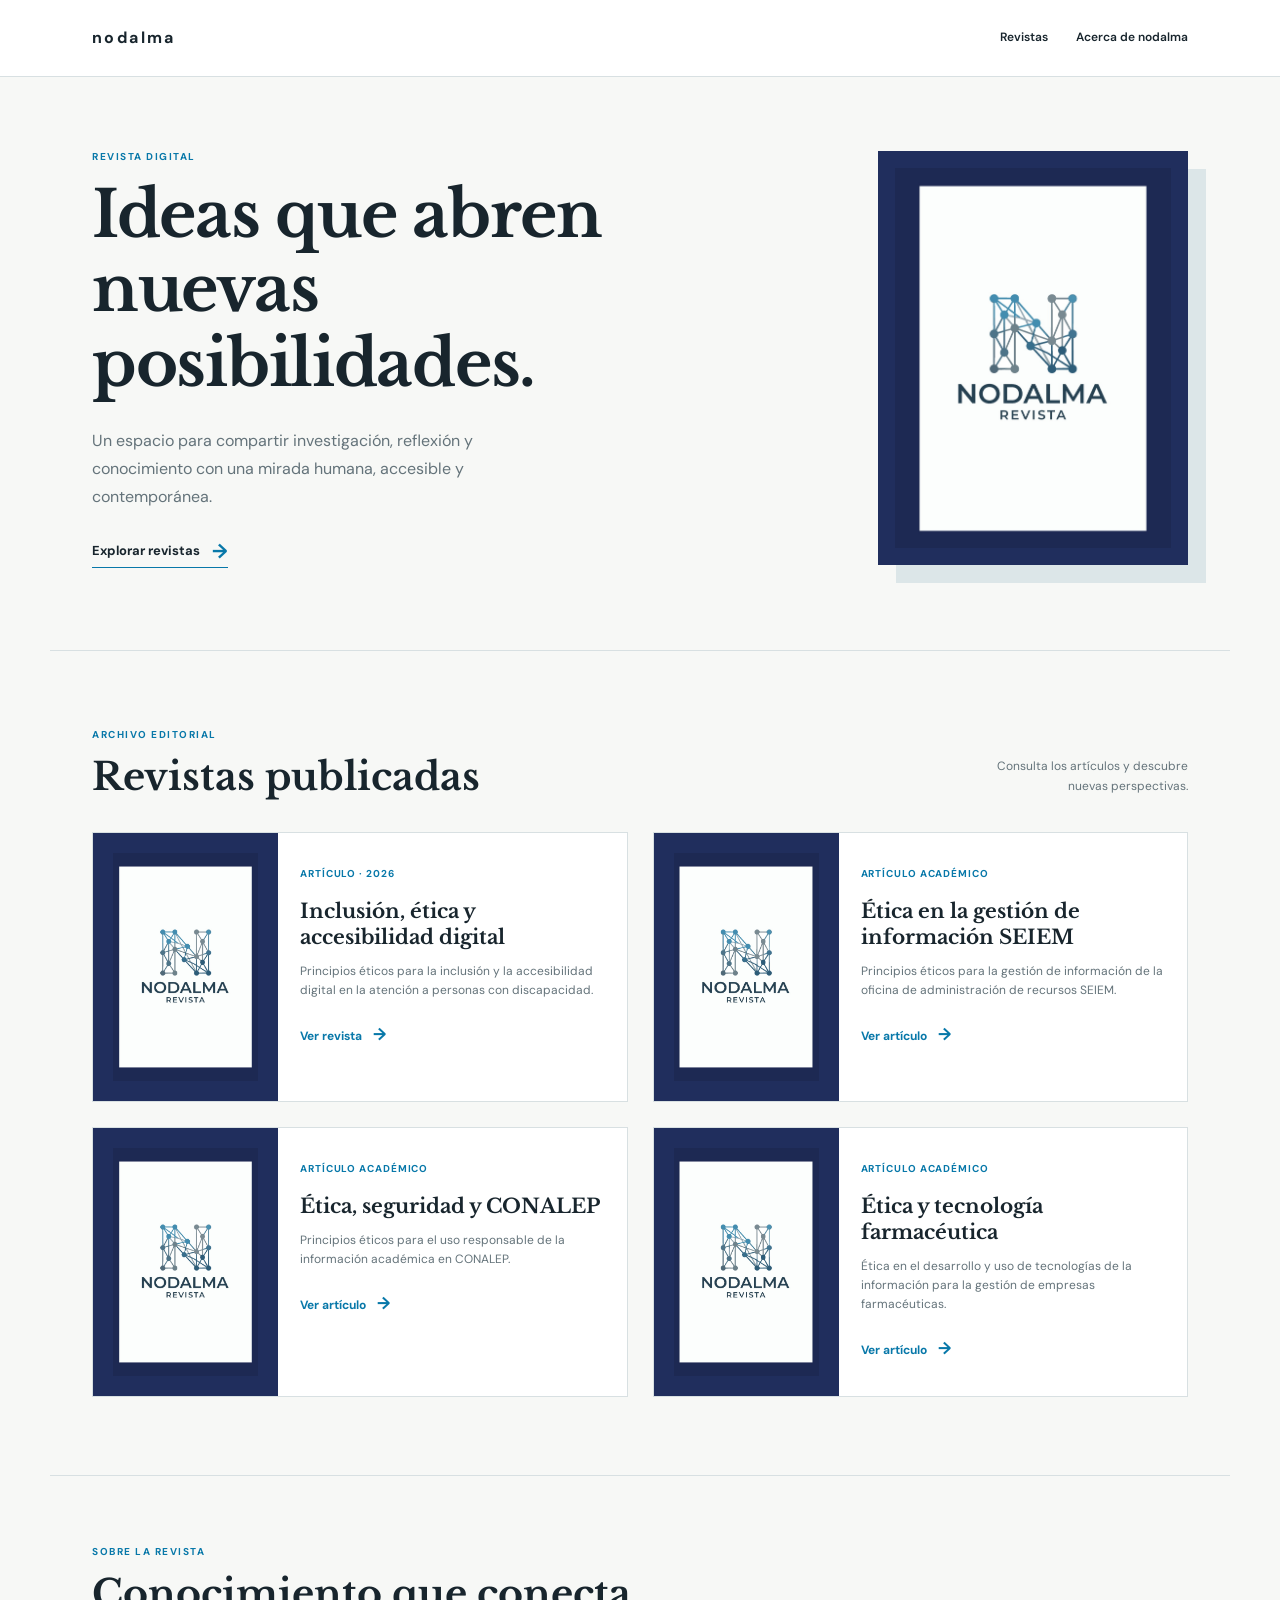
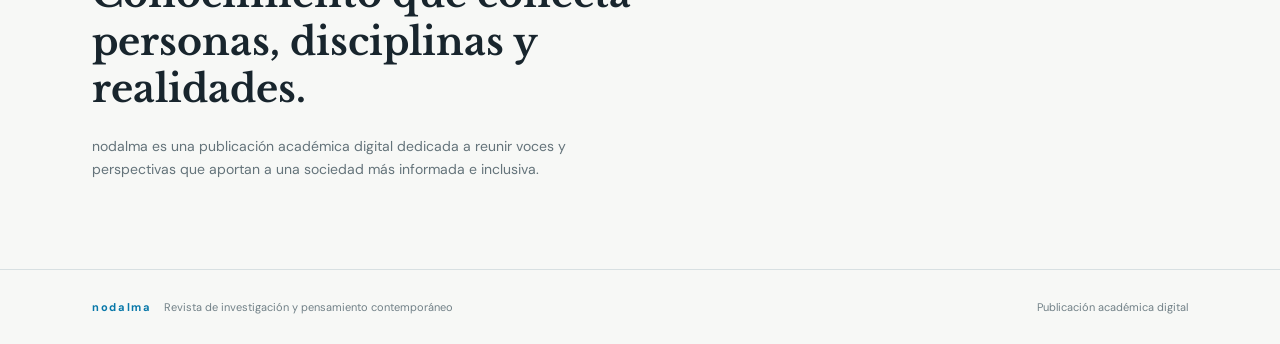
<file: index.html>
<!DOCTYPE html>
<html lang="es">
<head>
  <meta charset="UTF-8">
  <meta name="viewport" content="width=device-width, initial-scale=1.0">
  <meta name="description" content="nodalma, revista de investigación y pensamiento contemporáneo.">
  <title>nodalma | Revista</title>
  <link rel="preconnect" href="https://fonts.googleapis.com">
  <link rel="preconnect" href="https://fonts.gstatic.com" crossorigin>
  <link href="https://fonts.googleapis.com/css2?family=DM+Sans:wght@400;500;600;700&family=Libre+Baskerville:wght@400;700&display=swap" rel="stylesheet">
  <link rel="stylesheet" href="./styles.css?v=3">
</head>
<body class="home-page">
  <header class="site-header">
    <div class="header-inner">
      <a class="brand" href="index.html" aria-label="Inicio de nodalma"><strong>nodalma</strong></a>
      <nav class="main-nav" aria-label="Navegación principal">
        <a href="#revistas">Revistas</a>
        <a href="#acerca">Acerca de nodalma</a>
      </nav>
    </div>
  </header>

  <main>
    <section class="home-hero" aria-labelledby="titulo-inicio">
      <div class="home-hero-copy">
        <p class="eyebrow">Revista digital</p>
        <h1 id="titulo-inicio">Ideas que abren<br>nuevas posibilidades.</h1>
        <p>Un espacio para compartir investigación, reflexión y conocimiento con una mirada humana, accesible y contemporánea.</p>
        <a class="text-link" href="#revistas">Explorar revistas <span>→</span></a>
      </div>
      <div class="home-logo-frame"><img src="image.png" alt="Logotipo de nodalma revista"></div>
    </section>

    <section class="issues-section page-shell" id="revistas" aria-labelledby="titulo-revistas">
      <div class="section-intro">
        <div><p class="eyebrow">Archivo editorial</p><h2 id="titulo-revistas">Revistas publicadas</h2></div>
        <p class="section-note">Consulta los artículos y descubre nuevas perspectivas.</p>
      </div>
      <div class="issues-grid">
        <a class="issue-card" href="articulo.html">
          <div class="issue-cover"><img src="image.png" alt="Portada de nodalma, artículo de inclusión digital"></div>
          <div class="issue-info"><span class="issue-number">Artículo · 2026</span><h3>Inclusión, ética y accesibilidad digital</h3><p>Principios éticos para la inclusión y la accesibilidad digital en la atención a personas con discapacidad.</p><span class="card-link">Ver revista <b>→</b></span></div>
        </a>
        <a class="issue-card" href="seiem.html">
          <div class="issue-cover"><img src="image.png" alt="Portada de nodalma, artículo sobre SEIEM"></div>
          <div class="issue-info"><span class="issue-number">Artículo académico</span><h3>Ética en la gestión de información SEIEM</h3><p>Principios éticos para la gestión de información de la oficina de administración de recursos SEIEM.</p><span class="card-link">Ver artículo <b>→</b></span></div>
        </a>
        <a class="issue-card" href="conalep.html">
          <div class="issue-cover"><img src="image.png" alt="Portada de nodalma, artículo sobre CONALEP"></div>
          <div class="issue-info"><span class="issue-number">Artículo académico</span><h3>Ética, seguridad y CONALEP</h3><p>Principios éticos para el uso responsable de la información académica en CONALEP.</p><span class="card-link">Ver artículo <b>→</b></span></div>
        </a>
        <a class="issue-card" href="farma.html">
          <div class="issue-cover"><img src="image.png" alt="Portada de nodalma, artículo sobre empresas farmacéuticas"></div>
          <div class="issue-info"><span class="issue-number">Artículo académico</span><h3>Ética y tecnología farmacéutica</h3><p>Ética en el desarrollo y uso de tecnologías de la información para la gestión de empresas farmacéuticas.</p><span class="card-link">Ver artículo <b>→</b></span></div>
        </a>
      </div>
    </section>

    <section class="about-strip page-shell" id="acerca"><p class="eyebrow">Sobre la revista</p><h2>Conocimiento que conecta personas, disciplinas y realidades.</h2><p>nodalma es una publicación académica digital dedicada a reunir voces y perspectivas que aportan a una sociedad más informada e inclusiva.</p></section>
  </main>

  <footer class="site-footer"><div><strong>nodalma</strong><span>Revista de investigación y pensamiento contemporáneo</span></div><span>Publicación académica digital</span></footer>
</body>
</html>
</file>
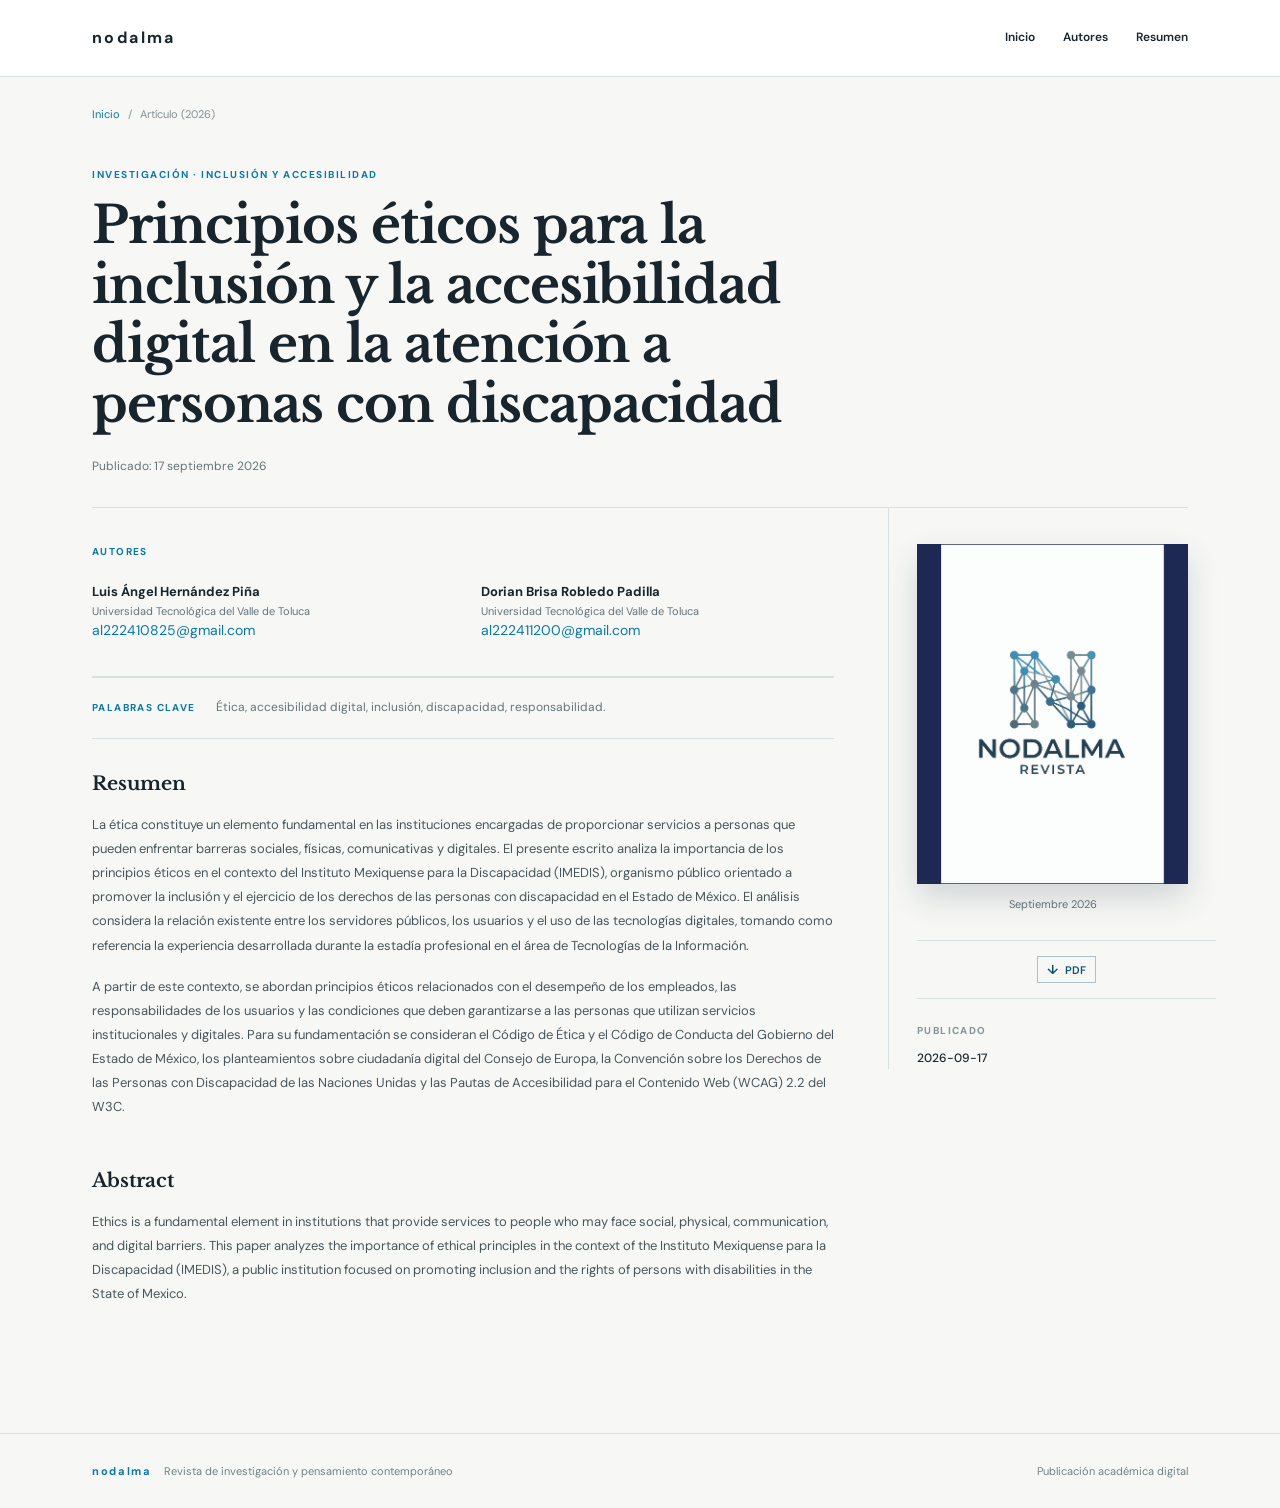
<file: articulo.html>
<!DOCTYPE html>
<html lang="es">
<head>
  <meta charset="UTF-8">
  <meta name="viewport" content="width=device-width, initial-scale=1.0">
  <meta name="description" content="Principios éticos para la inclusión y la accesibilidad digital en la atención a personas con discapacidad. Artículo de la revista nodalma.">
  <title>Principios éticos para la inclusión y la accesibilidad digital | nodalma</title>
  <link rel="preconnect" href="https://fonts.googleapis.com">
  <link rel="preconnect" href="https://fonts.gstatic.com" crossorigin>
  <link href="https://fonts.googleapis.com/css2?family=DM+Sans:wght@400;500;600;700&family=Libre+Baskerville:wght@400;700&display=swap" rel="stylesheet">
  <link rel="stylesheet" href="./styles.css?v=3">
</head>
<body>
  <header class="site-header">
    <div class="header-inner">
      <a class="brand" href="index.html" aria-label="Ir al inicio de nodalma"><strong>nodalma</strong></a>
      <nav class="main-nav" aria-label="Navegación principal">
        <a href="index.html">Inicio</a>
        <a href="#autores">Autores</a>
        <a href="#resumen">Resumen</a>
      </nav>
    </div>
  </header>

  <main id="articulo">
    <div class="page-shell">
      <nav class="breadcrumbs" aria-label="Migas de pan">
        <a href="index.html">Inicio</a><span>/</span><span>Artículo (2026)</span>
      </nav>

      <div class="article-heading">
        <p class="eyebrow">Investigación · Inclusión y accesibilidad</p>
        <h1>Principios éticos para la inclusión y la accesibilidad digital en la atención a personas con discapacidad</h1>
        <div class="heading-meta"><span>Publicado: 17 septiembre 2026</span></div>
      </div>

      <div class="content-grid">
        <article class="article-content">
          <section class="authors-section" aria-labelledby="autores">
            <h2 id="autores" class="section-label">Autores</h2>
            <div class="authors-list">
              <div class="author">
                <strong>Luis Ángel Hernández Piña</strong>
                <span>Universidad Tecnológica del Valle de Toluca</span>
                <a href="mailto:al222410825@gmail.com">al222410825@gmail.com</a>
              </div>
              <div class="author">
                <strong>Dorian Brisa Robledo Padilla</strong>
                <span>Universidad Tecnológica del Valle de Toluca</span>
                <a href="mailto:al222411200@gmail.com">al222411200@gmail.com</a>
              </div>
            </div>
          </section>

          <section class="keywords" aria-labelledby="palabras-clave">
            <h2 id="palabras-clave" class="section-label">Palabras clave</h2>
            <p>Ética, accesibilidad digital, inclusión, discapacidad, responsabilidad.</p>
          </section>

          <section class="abstract" aria-labelledby="resumen">
            <h2 id="resumen">Resumen</h2>
            <p>La ética constituye un elemento fundamental en las instituciones encargadas de proporcionar servicios a personas que pueden enfrentar barreras sociales, físicas, comunicativas y digitales. El presente escrito analiza la importancia de los principios éticos en el contexto del Instituto Mexiquense para la Discapacidad (IMEDIS), organismo público orientado a promover la inclusión y el ejercicio de los derechos de las personas con discapacidad en el Estado de México. El análisis considera la relación existente entre los servidores públicos, los usuarios y el uso de las tecnologías digitales, tomando como referencia la experiencia desarrollada durante la estadía profesional en el área de Tecnologías de la Información.</p>
            <p>A partir de este contexto, se abordan principios éticos relacionados con el desempeño de los empleados, las responsabilidades de los usuarios y las condiciones que deben garantizarse a las personas que utilizan servicios institucionales y digitales. Para su fundamentación se consideran el Código de Ética y el Código de Conducta del Gobierno del Estado de México, los planteamientos sobre ciudadanía digital del Consejo de Europa, la Convención sobre los Derechos de las Personas con Discapacidad de las Naciones Unidas y las Pautas de Accesibilidad para el Contenido Web (WCAG) 2.2 del W3C.</p>
          </section>

          <section class="abstract abstract-english" aria-labelledby="abstract">
            <h2 id="abstract">Abstract</h2>
            <p>Ethics is a fundamental element in institutions that provide services to people who may face social, physical, communication, and digital barriers. This paper analyzes the importance of ethical principles in the context of the Instituto Mexiquense para la Discapacidad (IMEDIS), a public institution focused on promoting inclusion and the rights of persons with disabilities in the State of Mexico.</p>
          </section>
        </article>

        <aside class="article-aside">
          <div class="cover-wrap">
            <div class="cover"><img class="cover-image" src="image.png" alt="Logotipo de la revista nodalma"></div>
            <p class="cover-caption">Septiembre 2026</p>
          </div>
          <div class="download-panel"><div class="download-actions" aria-label="Formatos disponibles"><a href="PRINCIPIOS%20ETICOS.pdf" target="_blank" rel="noopener"><span>↓</span> PDF</a></div></div>
          <div class="aside-block"><span class="aside-label">Publicado</span><strong>2026-09-17</strong></div>
          
      </div>
    </div>
  </main>

  <footer class="site-footer"><div><strong>nodalma</strong><span>Revista de investigación y pensamiento contemporáneo</span></div><span>Publicación académica digital</span></footer>
</body>
</html>
</file>
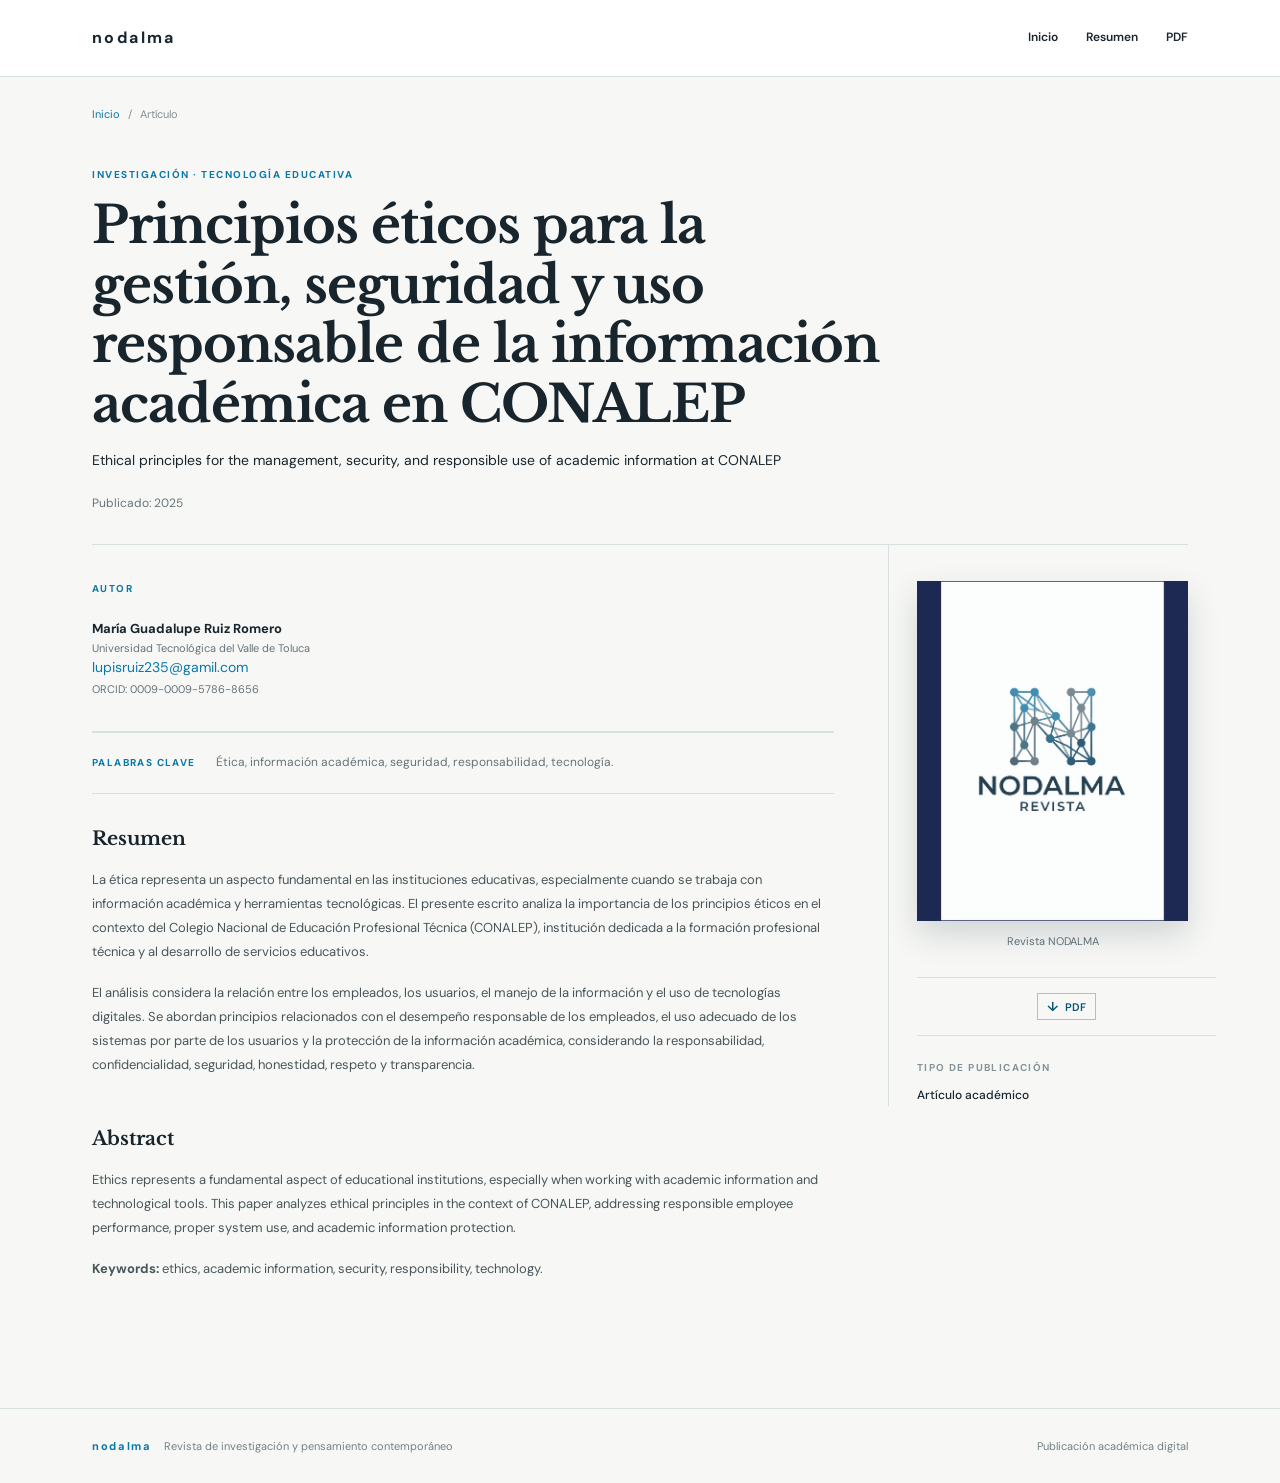
<file: conalep.html>
<!DOCTYPE html>
<html lang="es">
<head>
  <meta charset="UTF-8">
  <meta name="viewport" content="width=device-width, initial-scale=1.0">
  <meta name="description" content="Principios éticos para la gestión, seguridad y uso responsable de la información académica en CONALEP.">
  <title>Principios éticos para la gestión de información académica en CONALEP | nodalma</title>
  <link rel="preconnect" href="https://fonts.googleapis.com">
  <link rel="preconnect" href="https://fonts.gstatic.com" crossorigin>
  <link href="https://fonts.googleapis.com/css2?family=DM+Sans:wght@400;500;600;700&family=Libre+Baskerville:wght@400;700&display=swap" rel="stylesheet">
  <link rel="stylesheet" href="./styles.css?v=3">
</head>
<body>
  <header class="site-header"><div class="header-inner"><a class="brand" href="index.html"><strong>nodalma</strong></a><nav class="main-nav" aria-label="Navegación principal"><a href="index.html">Inicio</a><a href="#resumen">Resumen</a><a href="Seguridad_conalep_lupita.pdf" target="_blank">PDF</a></nav></div></header>
  <main id="articulo"><div class="page-shell">
    <nav class="breadcrumbs" aria-label="Migas de pan"><a href="index.html">Inicio</a><span>/</span><span>Artículo</span></nav>
    <div class="article-heading"><p class="eyebrow">Investigación · Tecnología educativa</p><h1>Principios éticos para la gestión, seguridad y uso responsable de la información académica en CONALEP</h1><p class="english-title">Ethical principles for the management, security, and responsible use of academic information at CONALEP</p><div class="heading-meta"><span>Publicado: 2025</span></div></div>
    <div class="content-grid"><article class="article-content">
      <section class="authors-section" aria-labelledby="autores"><h2 id="autores" class="section-label">Autor</h2><div class="authors-list"><div class="author"><strong>María Guadalupe Ruiz Romero</strong><span>Universidad Tecnológica del Valle de Toluca</span><a href="mailto:lupisruiz235@gamil.com">lupisruiz235@gamil.com</a><span>ORCID: 0009-0009-5786-8656</span></div></div></section>
      <section class="keywords" aria-labelledby="palabras-clave"><h2 id="palabras-clave" class="section-label">Palabras clave</h2><p>Ética, información académica, seguridad, responsabilidad, tecnología.</p></section>
      <section class="abstract" id="resumen"><h2>Resumen</h2><p>La ética representa un aspecto fundamental en las instituciones educativas, especialmente cuando se trabaja con información académica y herramientas tecnológicas. El presente escrito analiza la importancia de los principios éticos en el contexto del Colegio Nacional de Educación Profesional Técnica (CONALEP), institución dedicada a la formación profesional técnica y al desarrollo de servicios educativos.</p><p>El análisis considera la relación entre los empleados, los usuarios, el manejo de la información y el uso de tecnologías digitales. Se abordan principios relacionados con el desempeño responsable de los empleados, el uso adecuado de los sistemas por parte de los usuarios y la protección de la información académica, considerando la responsabilidad, confidencialidad, seguridad, honestidad, respeto y transparencia.</p></section>
      <section class="abstract abstract-english"><h2>Abstract</h2><p>Ethics represents a fundamental aspect of educational institutions, especially when working with academic information and technological tools. This paper analyzes ethical principles in the context of CONALEP, addressing responsible employee performance, proper system use, and academic information protection.</p><p><strong>Keywords:</strong> ethics, academic information, security, responsibility, technology.</p></section>
    </article><aside class="article-aside"><div class="cover-wrap"><div class="cover"><img class="cover-image" src="image.png" alt="Logotipo de la revista nodalma"></div><p class="cover-caption">Revista NODALMA</p></div><div class="download-panel"><div class="download-actions"><a href="Seguridad_conalep_lupita.pdf" target="_blank"><span>↓</span> PDF</a></div></div><div class="aside-block"><span class="aside-label">Tipo de publicación</span><strong>Artículo académico</strong></div></aside></div>
  </div></main><footer class="site-footer"><div><strong>nodalma</strong><span>Revista de investigación y pensamiento contemporáneo</span></div><span>Publicación académica digital</span></footer>
</body></html>
</file>
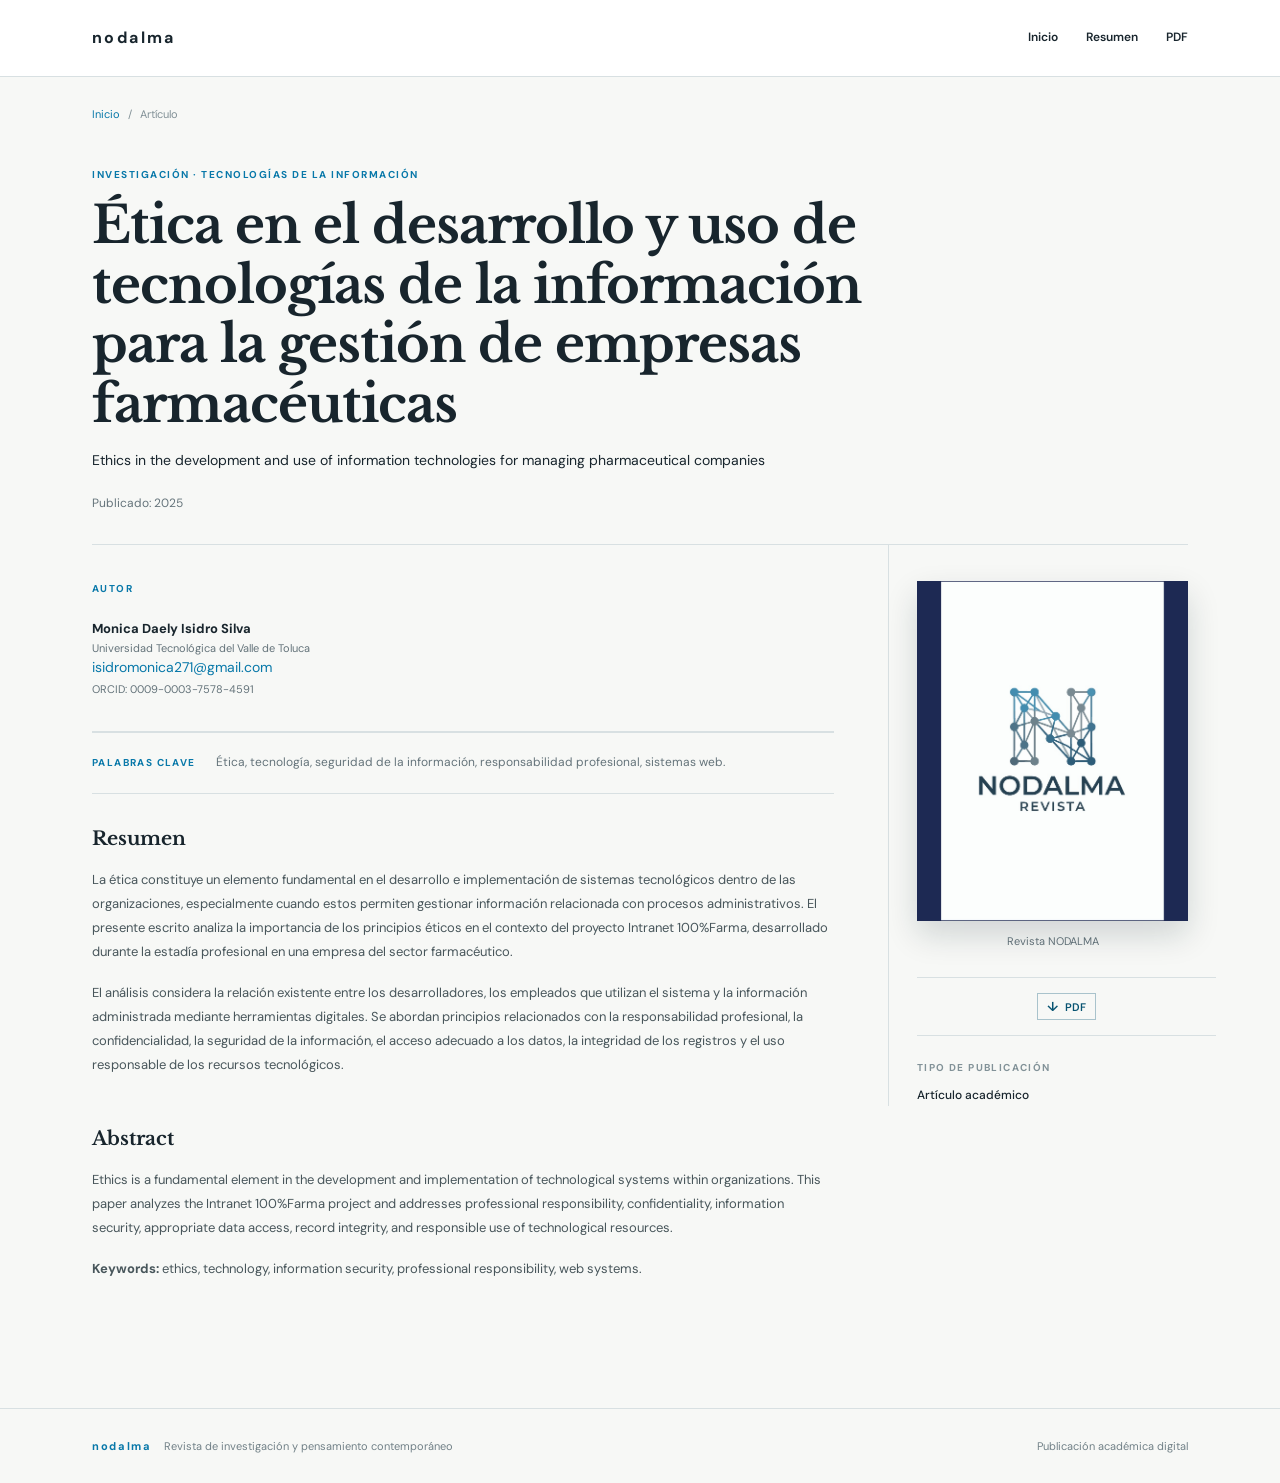
<file: farma.html>
<!DOCTYPE html>
<html lang="es">
<head>
  <meta charset="UTF-8">
  <meta name="viewport" content="width=device-width, initial-scale=1.0">
  <meta name="description" content="Ética en el desarrollo y uso de tecnologías de la información para la gestión de empresas farmacéuticas.">
  <title>Ética y tecnologías de la información en empresas farmacéuticas | nodalma</title>
  <link rel="preconnect" href="https://fonts.googleapis.com">
  <link rel="preconnect" href="https://fonts.gstatic.com" crossorigin>
  <link href="https://fonts.googleapis.com/css2?family=DM+Sans:wght@400;500;600;700&family=Libre+Baskerville:wght@400;700&display=swap" rel="stylesheet">
  <link rel="stylesheet" href="./styles.css?v=3">
</head>
<body>
  <header class="site-header"><div class="header-inner"><a class="brand" href="index.html"><strong>nodalma</strong></a><nav class="main-nav" aria-label="Navegación principal"><a href="index.html">Inicio</a><a href="#resumen">Resumen</a><a href="PRINCIPIOS%20ETICOS%20MONI.pdf" target="_blank">PDF</a></nav></div></header>
  <main id="articulo"><div class="page-shell">
    <nav class="breadcrumbs" aria-label="Migas de pan"><a href="index.html">Inicio</a><span>/</span><span>Artículo</span></nav>
    <div class="article-heading"><p class="eyebrow">Investigación · Tecnologías de la información</p><h1>Ética en el desarrollo y uso de tecnologías de la información para la gestión de empresas farmacéuticas</h1><p class="english-title">Ethics in the development and use of information technologies for managing pharmaceutical companies</p><div class="heading-meta"><span>Publicado: 2025</span></div></div>
    <div class="content-grid"><article class="article-content">
      <section class="authors-section" aria-labelledby="autores"><h2 id="autores" class="section-label">Autor</h2><div class="authors-list"><div class="author"><strong>Monica Daely Isidro Silva</strong><span>Universidad Tecnológica del Valle de Toluca</span><a href="mailto:isidromonica271@gmail.com">isidromonica271@gmail.com</a><span>ORCID: 0009-0003-7578-4591</span></div></div></section>
      <section class="keywords" aria-labelledby="palabras-clave"><h2 id="palabras-clave" class="section-label">Palabras clave</h2><p>Ética, tecnología, seguridad de la información, responsabilidad profesional, sistemas web.</p></section>
      <section class="abstract" id="resumen"><h2>Resumen</h2><p>La ética constituye un elemento fundamental en el desarrollo e implementación de sistemas tecnológicos dentro de las organizaciones, especialmente cuando estos permiten gestionar información relacionada con procesos administrativos. El presente escrito analiza la importancia de los principios éticos en el contexto del proyecto Intranet 100%Farma, desarrollado durante la estadía profesional en una empresa del sector farmacéutico.</p><p>El análisis considera la relación existente entre los desarrolladores, los empleados que utilizan el sistema y la información administrada mediante herramientas digitales. Se abordan principios relacionados con la responsabilidad profesional, la confidencialidad, la seguridad de la información, el acceso adecuado a los datos, la integridad de los registros y el uso responsable de los recursos tecnológicos.</p></section>
      <section class="abstract abstract-english"><h2>Abstract</h2><p>Ethics is a fundamental element in the development and implementation of technological systems within organizations. This paper analyzes the Intranet 100%Farma project and addresses professional responsibility, confidentiality, information security, appropriate data access, record integrity, and responsible use of technological resources.</p><p><strong>Keywords:</strong> ethics, technology, information security, professional responsibility, web systems.</p></section>
    </article><aside class="article-aside"><div class="cover-wrap"><div class="cover"><img class="cover-image" src="image.png" alt="Logotipo de la revista nodalma"></div><p class="cover-caption">Revista NODALMA</p></div><div class="download-panel"><div class="download-actions"><a href="PRINCIPIOS%20ETICOS%20MONI.pdf" target="_blank"><span>↓</span> PDF</a></div></div><div class="aside-block"><span class="aside-label">Tipo de publicación</span><strong>Artículo académico</strong></div></aside></div>
  </div></main><footer class="site-footer"><div><strong>nodalma</strong><span>Revista de investigación y pensamiento contemporáneo</span></div><span>Publicación académica digital</span></footer>
</body></html>
</file>
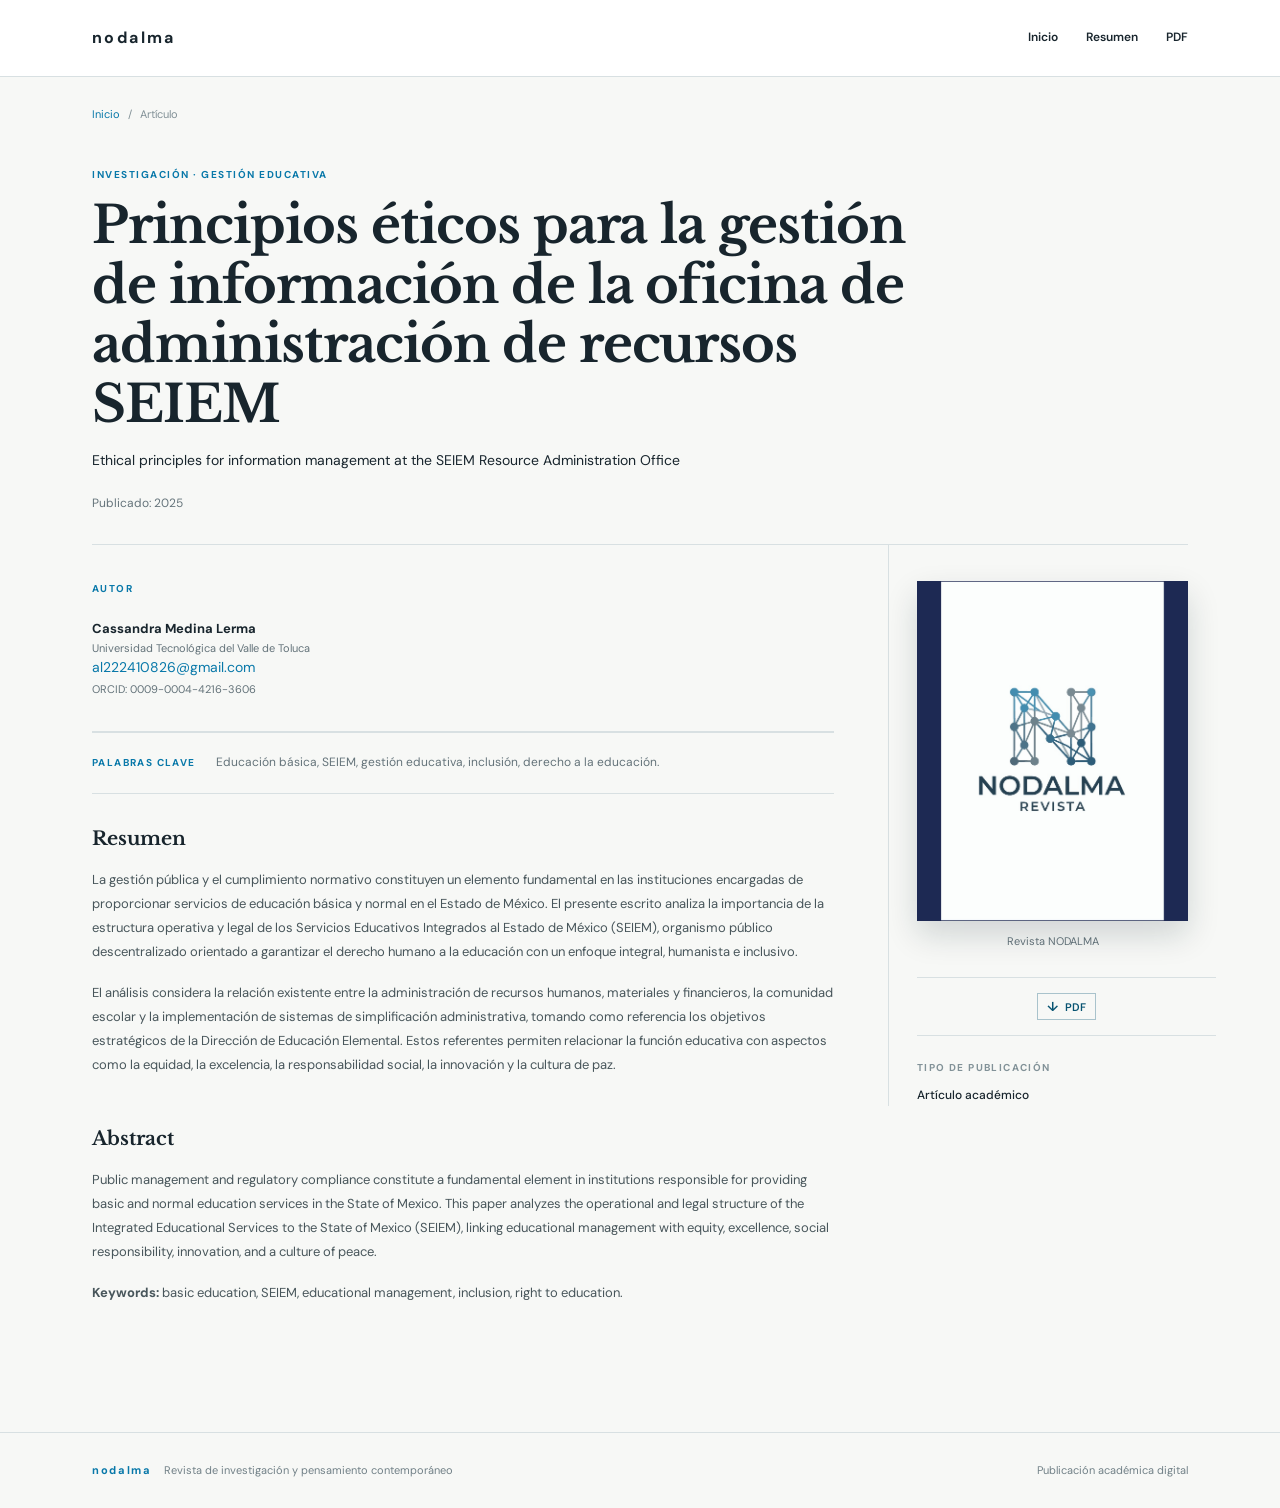
<file: seiem.html>
<!DOCTYPE html>
<html lang="es">
<head>
  <meta charset="UTF-8">
  <meta name="viewport" content="width=device-width, initial-scale=1.0">
  <meta name="description" content="Principios éticos para la gestión de información de la oficina de administración de recursos SEIEM.">
  <title>Principios éticos para la gestión de información en SEIEM | nodalma</title>
  <link rel="preconnect" href="https://fonts.googleapis.com">
  <link rel="preconnect" href="https://fonts.gstatic.com" crossorigin>
  <link href="https://fonts.googleapis.com/css2?family=DM+Sans:wght@400;500;600;700&family=Libre+Baskerville:wght@400;700&display=swap" rel="stylesheet">
  <link rel="stylesheet" href="./styles.css?v=3">
</head>
<body>
  <header class="site-header"><div class="header-inner"><a class="brand" href="index.html"><strong>nodalma</strong></a><nav class="main-nav" aria-label="Navegación principal"><a href="index.html">Inicio</a><a href="#resumen">Resumen</a><a href="seiem_etica_cass.pdf" target="_blank">PDF</a></nav></div></header>
  <main id="articulo"><div class="page-shell">
    <nav class="breadcrumbs" aria-label="Migas de pan"><a href="index.html">Inicio</a><span>/</span><span>Artículo</span></nav>
    <div class="article-heading"><p class="eyebrow">Investigación · Gestión educativa</p><h1>Principios éticos para la gestión de información de la oficina de administración de recursos SEIEM</h1><p class="english-title">Ethical principles for information management at the SEIEM Resource Administration Office</p><div class="heading-meta"><span>Publicado: 2025</span></div></div>
    <div class="content-grid"><article class="article-content">
      <section class="authors-section" aria-labelledby="autores"><h2 id="autores" class="section-label">Autor</h2><div class="authors-list"><div class="author"><strong>Cassandra Medina Lerma</strong><span>Universidad Tecnológica del Valle de Toluca</span><a href="mailto:al222410826@gmail.com">al222410826@gmail.com</a><span>ORCID: 0009-0004-4216-3606</span></div></div></section>
      <section class="keywords" aria-labelledby="palabras-clave"><h2 id="palabras-clave" class="section-label">Palabras clave</h2><p>Educación básica, SEIEM, gestión educativa, inclusión, derecho a la educación.</p></section>
      <section class="abstract" id="resumen"><h2>Resumen</h2><p>La gestión pública y el cumplimiento normativo constituyen un elemento fundamental en las instituciones encargadas de proporcionar servicios de educación básica y normal en el Estado de México. El presente escrito analiza la importancia de la estructura operativa y legal de los Servicios Educativos Integrados al Estado de México (SEIEM), organismo público descentralizado orientado a garantizar el derecho humano a la educación con un enfoque integral, humanista e inclusivo.</p><p>El análisis considera la relación existente entre la administración de recursos humanos, materiales y financieros, la comunidad escolar y la implementación de sistemas de simplificación administrativa, tomando como referencia los objetivos estratégicos de la Dirección de Educación Elemental. Estos referentes permiten relacionar la función educativa con aspectos como la equidad, la excelencia, la responsabilidad social, la innovación y la cultura de paz.</p></section>
      <section class="abstract abstract-english"><h2>Abstract</h2><p>Public management and regulatory compliance constitute a fundamental element in institutions responsible for providing basic and normal education services in the State of Mexico. This paper analyzes the operational and legal structure of the Integrated Educational Services to the State of Mexico (SEIEM), linking educational management with equity, excellence, social responsibility, innovation, and a culture of peace.</p><p><strong>Keywords:</strong> basic education, SEIEM, educational management, inclusion, right to education.</p></section>
    </article><aside class="article-aside"><div class="cover-wrap"><div class="cover"><img class="cover-image" src="image.png" alt="Logotipo de la revista nodalma"></div><p class="cover-caption">Revista NODALMA</p></div><div class="download-panel"><div class="download-actions"><a href="seiem_etica_cass.pdf" target="_blank"><span>↓</span> PDF</a></div></div><div class="aside-block"><span class="aside-label">Tipo de publicación</span><strong>Artículo académico</strong></div></aside></div>
  </div></main><footer class="site-footer"><div><strong>nodalma</strong><span>Revista de investigación y pensamiento contemporáneo</span></div><span>Publicación académica digital</span></footer>
</body></html>
</file>
<file: styles.css>
:root {
  --ink: #18252d;
  --muted: #64737a;
  --blue: #0878a9;
  --blue-deep: #075371;
  --line: #d8e0e2;
  --paper: #f7f8f6;
  --white: #ffffff;
  --serif: "Libre Baskerville", Georgia, serif;
  --sans: "DM Sans", Arial, sans-serif;
}

* { box-sizing: border-box; }
html { scroll-behavior: smooth; }
body {
  margin: 0;
  color: var(--ink);
  background: var(--paper);
  font-family: var(--sans);
  font-size: 14px;
  line-height: 1.65;
}
a { color: var(--blue); text-decoration: none; }
a:hover { color: var(--blue-deep); text-decoration: underline; }

.site-header {
  border-bottom: 1px solid var(--line);
  background: rgba(255,255,255,.94);
  position: sticky;
  top: 0;
  z-index: 5;
  backdrop-filter: blur(12px);
}
.header-inner {
  max-width: 1180px;
  min-height: 76px;
  margin: auto;
  padding: 0 42px;
  display: flex;
  align-items: center;
  justify-content: space-between;
}
.brand { display: flex; align-items: center; gap: 11px; color: var(--ink); line-height: 1.05; }
.brand:hover { text-decoration: none; }
.brand-mark {
  width: 39px; height: 39px; display: grid; place-items: center;
  border: 1px solid var(--blue); color: var(--blue); font: 700 24px var(--serif);
}
.brand strong { display: block; letter-spacing: .15em; font-size: 16px; }
.brand small { display: block; margin-top: 4px; color: var(--muted); font-size: 8px; line-height: 1.35; letter-spacing: .02em; }
.main-nav { display: flex; gap: 28px; align-items: center; font-size: 12px; font-weight: 600; }
.main-nav a { color: var(--ink); }
.main-nav a:hover { color: var(--blue); text-decoration: none; }
.nav-search { font-size: 25px; line-height: 1; font-family: Georgia, serif; }

.page-shell { max-width: 1180px; margin: auto; padding: 28px 42px 80px; }
.breadcrumbs { display: flex; flex-wrap: wrap; gap: 8px; color: #819096; font-size: 11px; margin-bottom: 44px; }
.breadcrumbs a { color: var(--blue); }
.article-heading { border-bottom: 1px solid var(--line); padding-bottom: 30px; animation: rise .65s ease both; }
.eyebrow { margin: 0 0 12px; color: var(--blue); text-transform: uppercase; letter-spacing: .15em; font-size: 10px; font-weight: 700; }
h1 { max-width: 820px; margin: 0; font: 700 clamp(30px, 4vw, 54px)/1.17 var(--serif); letter-spacing: -.02em; }
.heading-meta { display: flex; gap: 22px; margin-top: 22px; color: var(--muted); font-size: 12px; }
.heading-meta span + span { border-left: 1px solid var(--line); padding-left: 22px; }

.content-grid { display: grid; grid-template-columns: minmax(0, 1fr) 300px; gap: 54px; align-items: start; }
.article-content { min-width: 0; padding-top: 36px; }
.authors-section { padding-bottom: 34px; border-bottom: 1px solid var(--line); }
.section-label, .aside-label { color: var(--blue); text-transform: uppercase; letter-spacing: .14em; font-size: 10px; font-weight: 700; }
.section-label { margin: 0 0 20px; }
.authors-list { display: grid; grid-template-columns: repeat(2, minmax(0, 1fr)); column-gap: 36px; row-gap: 17px; }
.author strong { display: block; font-size: 13px; font-weight: 700; }
.author span { display: block; margin-top: 2px; color: var(--muted); font-size: 11px; line-height: 1.4; }
.doi-row { display: flex; gap: 8px; align-items: baseline; margin: 28px 0 25px; font-size: 12px; }
.doi-row span { font-weight: 700; color: var(--ink); }
.keywords { display: flex; gap: 20px; align-items: baseline; padding: 20px 0; border-top: 1px solid var(--line); border-bottom: 1px solid var(--line); }
.keywords .section-label { margin: 0; flex: 0 0 auto; }
.keywords p { margin: 0; color: var(--muted); font-size: 12px; }
.abstract { padding-top: 33px; max-width: 760px; }
.abstract h2 { margin: 0 0 18px; font: 700 19px var(--serif); }
.abstract p { margin: 0 0 17px; color: #48565b; font-size: 13px; line-height: 1.85; }
.abstract-english { padding-bottom: 30px; }

.article-aside { border-left: 1px solid var(--line); padding: 36px 0 0 28px; animation: rise .65s .14s ease both; }
.cover-wrap { text-align: center; }
.cover {
  height: 340px; position: relative; overflow: hidden; padding: 0;
  color: white; text-align: left;
  background: linear-gradient(160deg, #080a12 0%, #13162a 49%, #0e304b 100%);
  box-shadow: 0 14px 30px rgba(14, 35, 44, .16);
}
.cover-image { width: 100%; height: 100%; display: block; object-fit: cover; object-position: center; }
.cover:before, .cover:after { display: none; }
.cover:before { width: 330px; height: 150px; left: -55px; bottom: -38px; background: radial-gradient(ellipse at 50% 0%, #6a8d8d 0 3%, #1c5667 23%, #06121e 68%); transform: rotate(-8deg); box-shadow: 0 -10px 32px rgba(120, 177, 169, .22); }
.cover:after { width: 2px; height: 2px; top: 80px; right: 34px; background: white; box-shadow: -113px -44px 0 #fff, -78px 5px 0 #c4e2ff, -31px -24px 0 #fff, 22px -55px 0 #d9e8ff, 52px 15px 0 #fff, 74px -36px 0 #b6cfff, -149px -2px 0 #fff, -133px 36px 0 #fff, -23px 48px 0 #ddeeff, 97px 58px 0 #fff; }
.cover-top { position: relative; z-index: 1; display: flex; align-items: center; gap: 8px; font-size: 11px; line-height: 1.15; letter-spacing: .07em; }
.cover-symbol { font-size: 29px; transform: rotate(-22deg); display: inline-block; }
.cover-top small { color: #b8c9d7; font-size: 6px; letter-spacing: .02em; }
.earth { position: absolute; z-index: 1; width: 220px; height: 92px; left: 18px; bottom: 78px; transform: rotate(-11deg); border-radius: 50%; border-top: 2px solid rgba(211, 241, 236, .45); box-shadow: 0 -5px 22px rgba(79, 166, 174, .38); }
.earth i, .earth b, .earth em { position: absolute; display: block; border-radius: 50%; background: #b9d9b8; opacity: .55; }
.earth i { width: 47px; height: 22px; left: 41px; top: 17px; transform: rotate(19deg); }
.earth b { width: 73px; height: 25px; left: 108px; top: 35px; transform: rotate(-18deg); }
.earth em { width: 30px; height: 14px; left: 166px; top: 13px; }
.cover-title { position: absolute; z-index: 1; bottom: 47px; left: 17px; right: 17px; font: 8px/1.45 var(--serif); color: #d7e2e7; }
.cover-bottom { position: absolute; z-index: 1; bottom: 17px; left: 17px; color: #9aabb8; font-size: 8px; line-height: 1.45; }
.cover-caption { margin: 12px 0 0; color: var(--muted); font-size: 11px; line-height: 1.5; }
.download-panel { margin: 27px -28px 0 0; padding: 15px 0; border-top: 1px solid var(--line); border-bottom: 1px solid var(--line); }
.download-actions { display: flex; gap: 7px; justify-content: center; }
.download-actions a { border: 1px solid #a9c3cc; padding: 6px 9px; color: var(--blue-deep); font-size: 11px; font-weight: 600; line-height: 1; }
.download-actions a:hover { background: #eaf4f6; text-decoration: none; }
.download-actions span { margin-right: 4px; font-size: 13px; }
.aside-block { margin-top: 24px; padding-right: 4px; }
.aside-label { display: block; margin-bottom: 7px; color: #829298; font-size: 10px; }
.aside-block strong { font-size: 12px; font-weight: 500; }
.citation p { margin: 0; color: var(--muted); font-size: 10px; line-height: 1.65; }

.site-footer { display: flex; justify-content: space-between; gap: 20px; padding: 28px max(42px, calc((100% - 1096px) / 2)); color: #718087; border-top: 1px solid var(--line); font-size: 11px; }
.site-footer div { display: flex; gap: 12px; align-items: center; }
.site-footer strong { color: var(--blue); letter-spacing: .15em; }
@keyframes rise { from { opacity: 0; transform: translateY(14px); } to { opacity: 1; transform: translateY(0); } }

@media (max-width: 760px) {
  .header-inner { min-height: 68px; padding: 0 20px; }
  .main-nav { gap: 13px; }
  .main-nav a:not(.nav-search) { display: none; }
  .page-shell { padding: 24px 20px 55px; }
  .breadcrumbs { margin-bottom: 32px; font-size: 10px; }
  h1 { font-size: 31px; }
  .heading-meta { flex-direction: column; gap: 4px; }
  .heading-meta span + span { border: 0; padding-left: 0; }
  .content-grid { display: flex; flex-direction: column; gap: 0; }
  .article-aside { order: -1; width: 100%; border-left: 0; padding: 30px 0 0; }
  .cover { max-width: 300px; margin: auto; height: 310px; }
  .download-panel { margin: 24px 0 0; }
  .authors-list { grid-template-columns: 1fr; row-gap: 14px; }
  .keywords { display: block; }
  .keywords .section-label { margin-bottom: 8px; }
  .site-footer { flex-direction: column; padding: 25px 20px; }
}

/* Home */
.home-hero { max-width: 1180px; min-height: 530px; margin: auto; padding: 72px 42px 82px; display: grid; grid-template-columns: 1fr 330px; gap: 90px; align-items: center; }
.home-hero-copy { animation: rise .65s ease both; }
.home-hero h1 { max-width: 620px; margin: 0; font-size: clamp(38px, 5vw, 65px); }
.home-hero-copy > p:not(.eyebrow) { max-width: 460px; margin: 25px 0 28px; color: var(--muted); font-size: 16px; line-height: 1.75; }
.text-link { display: inline-flex; align-items: center; gap: 12px; color: var(--ink); font-weight: 700; font-size: 13px; border-bottom: 1px solid var(--blue); padding-bottom: 5px; }
.text-link span { color: var(--blue); font-size: 20px; line-height: .5; }
.text-link:hover { text-decoration: none; color: var(--blue); }
.home-logo-frame { justify-self: end; width: 310px; padding: 17px; background: #202e5d; box-shadow: 18px 18px 0 #dce6e8; animation: rise .65s .14s ease both; }
.home-logo-frame img { display: block; width: 100%; height: 380px; object-fit: cover; }
.issues-section { padding-top: 76px; padding-bottom: 78px; border-top: 1px solid var(--line); }
.section-intro { display: flex; align-items: end; justify-content: space-between; gap: 20px; margin-bottom: 31px; }
.section-intro h2, .about-strip h2 { margin: 0; font: 700 clamp(26px, 3vw, 38px)/1.25 var(--serif); }
.section-intro .eyebrow, .about-strip .eyebrow { margin-bottom: 10px; }
.section-note { max-width: 220px; margin: 0 0 4px; color: var(--muted); font-size: 12px; text-align: right; }
.issues-grid { display: grid; grid-template-columns: minmax(0, 1fr) minmax(0, 1fr); gap: 25px; }
.issue-card { display: grid; grid-template-columns: 185px 1fr; min-height: 270px; color: var(--ink); border: 1px solid var(--line); background: var(--white); transition: transform .2s ease, box-shadow .2s ease; }
.issue-card:hover { color: var(--ink); text-decoration: none; transform: translateY(-4px); box-shadow: 0 12px 25px rgba(24, 37, 45, .1); }
.issue-cover { padding: 20px; background: #202e5d; }
.issue-cover img { display: block; width: 100%; height: 228px; object-fit: cover; }
.issue-info { padding: 28px 22px; }
.issue-number { color: var(--blue); font-size: 10px; font-weight: 700; letter-spacing: .09em; text-transform: uppercase; }
.issue-info h3 { margin: 14px 0 12px; font: 700 20px/1.3 var(--serif); }
.issue-info p { margin: 0; color: var(--muted); font-size: 12px; line-height: 1.6; }
.card-link { display: block; margin-top: 20px; color: var(--blue); font-size: 12px; font-weight: 700; }
.card-link b { margin-left: 8px; font-size: 17px; }
.empty-issue { min-height: 270px; padding: 32px; display: flex; flex-direction: column; justify-content: center; border: 1px dashed #b9c9cd; color: var(--muted); }
.empty-issue span { color: var(--blue); text-transform: uppercase; letter-spacing: .13em; font-size: 10px; font-weight: 700; }
.empty-issue p { max-width: 190px; margin: 12px 0 0; font: 700 20px/1.4 var(--serif); color: var(--ink); }
.about-strip { padding-top: 68px; padding-bottom: 88px; border-top: 1px solid var(--line); }
.about-strip h2 { max-width: 620px; }
.about-strip > p:last-child { max-width: 520px; margin: 22px 0 0; color: var(--muted); font-size: 14px; }

@media (max-width: 760px) {
  .home-hero { min-height: auto; padding: 58px 20px 70px; display: flex; flex-direction: column; align-items: flex-start; gap: 46px; }
  .home-hero-copy > p:not(.eyebrow) { font-size: 14px; }
  .home-logo-frame { width: min(270px, 80vw); align-self: center; padding: 12px; box-shadow: 12px 12px 0 #dce6e8; }
  .home-logo-frame img { height: 325px; }
  .issues-section { padding-top: 55px; padding-bottom: 58px; }
  .section-intro { display: block; }
  .section-note { margin-top: 13px; text-align: left; }
  .issues-grid { grid-template-columns: 1fr; }
  .issue-card { grid-template-columns: 125px 1fr; min-height: 210px; }
  .issue-cover { padding: 12px; }
  .issue-cover img { height: 185px; }
  .issue-info { padding: 20px 15px; }
  .issue-info h3 { font-size: 16px; }
  .issue-info p { font-size: 11px; }
  .empty-issue { min-height: 170px; }
  .about-strip { padding-top: 55px; padding-bottom: 65px; }
}
</file>
